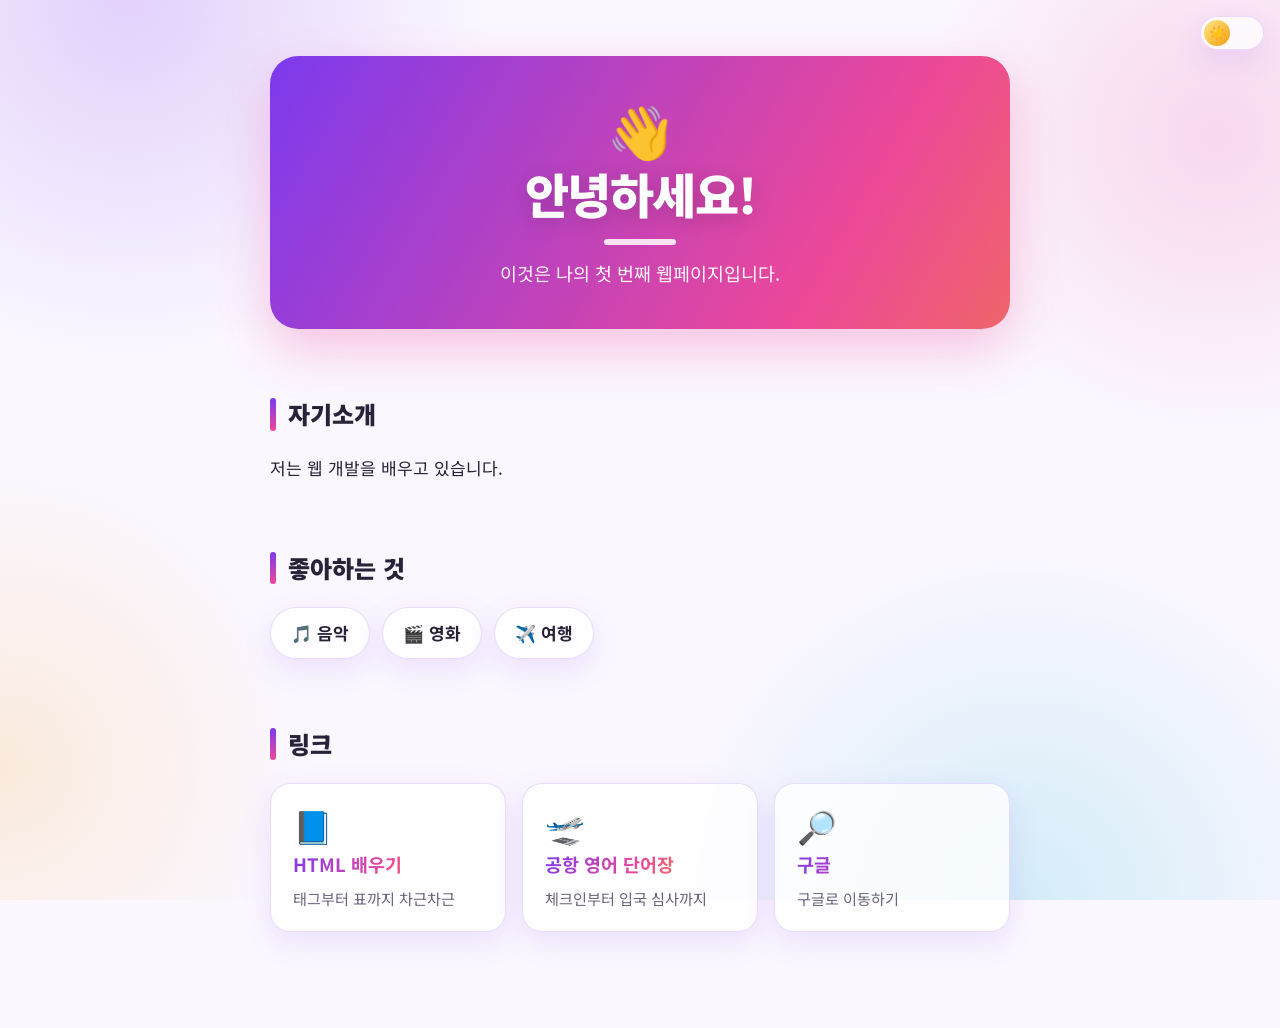
<file: index.html>
<!DOCTYPE html>
<html lang="ko">
<head>
    <meta charset="UTF-8">
    <meta name="viewport" content="width=device-width, initial-scale=1">
    <link rel="stylesheet" href="https://fonts.googleapis.com/css2?family=Noto+Sans+KR:wght@400;700;900&display=swap">
    <!-- 꾸미기(CSS)는 style.css 파일에 모아 두었습니다 -->
    <link rel="stylesheet" href="style.css">
    <!-- 다크/라이트 모드 스위치 동작은 theme.js 파일에 있습니다 -->
    <script src="theme.js"></script>
    <title>나의 첫 웹페이지</title>
</head>
<body>
    <!-- 오른쪽 위 다크/라이트 모드 스위치 -->
    <button type="button" class="theme-toggle" id="theme-toggle" aria-label="다크/라이트 모드 바꾸기"></button>

    <!-- class="이름" 은 CSS에서 이 부분만 따로 꾸밀 수 있게 붙이는 이름표입니다. -->
    <header class="hero">
        <p class="hero-emoji">👋</p>
        <h1>안녕하세요!</h1>
        <p>이것은 나의 첫 번째 웹페이지입니다.</p>
    </header>

    <h2>자기소개</h2>
    <p>저는 웹 개발을 배우고 있습니다.</p>

    <h2>좋아하는 것</h2>
    <ul class="chips">
        <li>🎵 음악</li>
        <li>🎬 영화</li>
        <li>✈️ 여행</li>
    </ul>

    <h2>링크</h2>
    <div class="cards">
        <a class="card" href="html-guide.html">
            <span class="card-emoji">📘</span>
            <b>HTML 배우기</b>
            <span>태그부터 표까지 차근차근</span>
        </a>
        <a class="card" href="airport-words.html">
            <span class="card-emoji">🛫</span>
            <b>공항 영어 단어장</b>
            <span>체크인부터 입국 심사까지</span>
        </a>
        <a class="card" href="https://www.google.com">
            <span class="card-emoji">🔎</span>
            <b>구글</b>
            <span>구글로 이동하기</span>
        </a>
    </div>
</body>
</html>
</file>
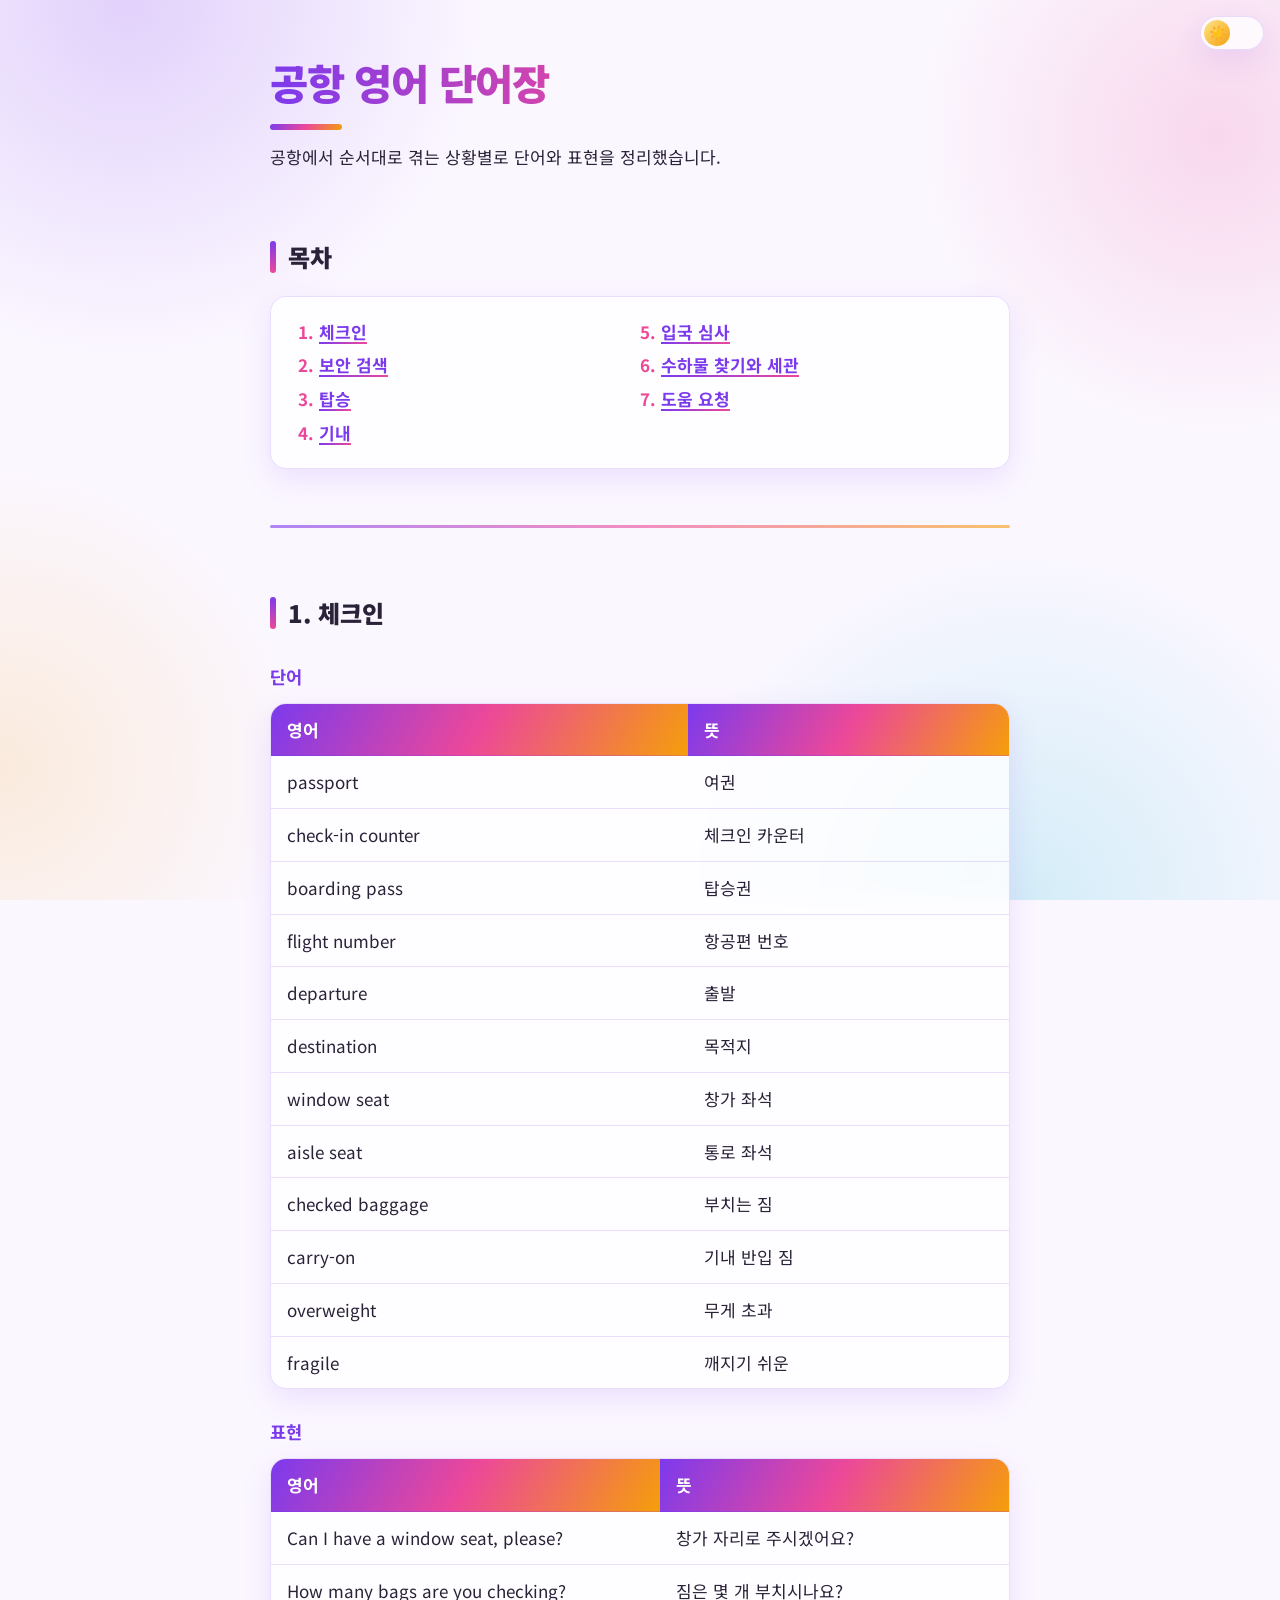
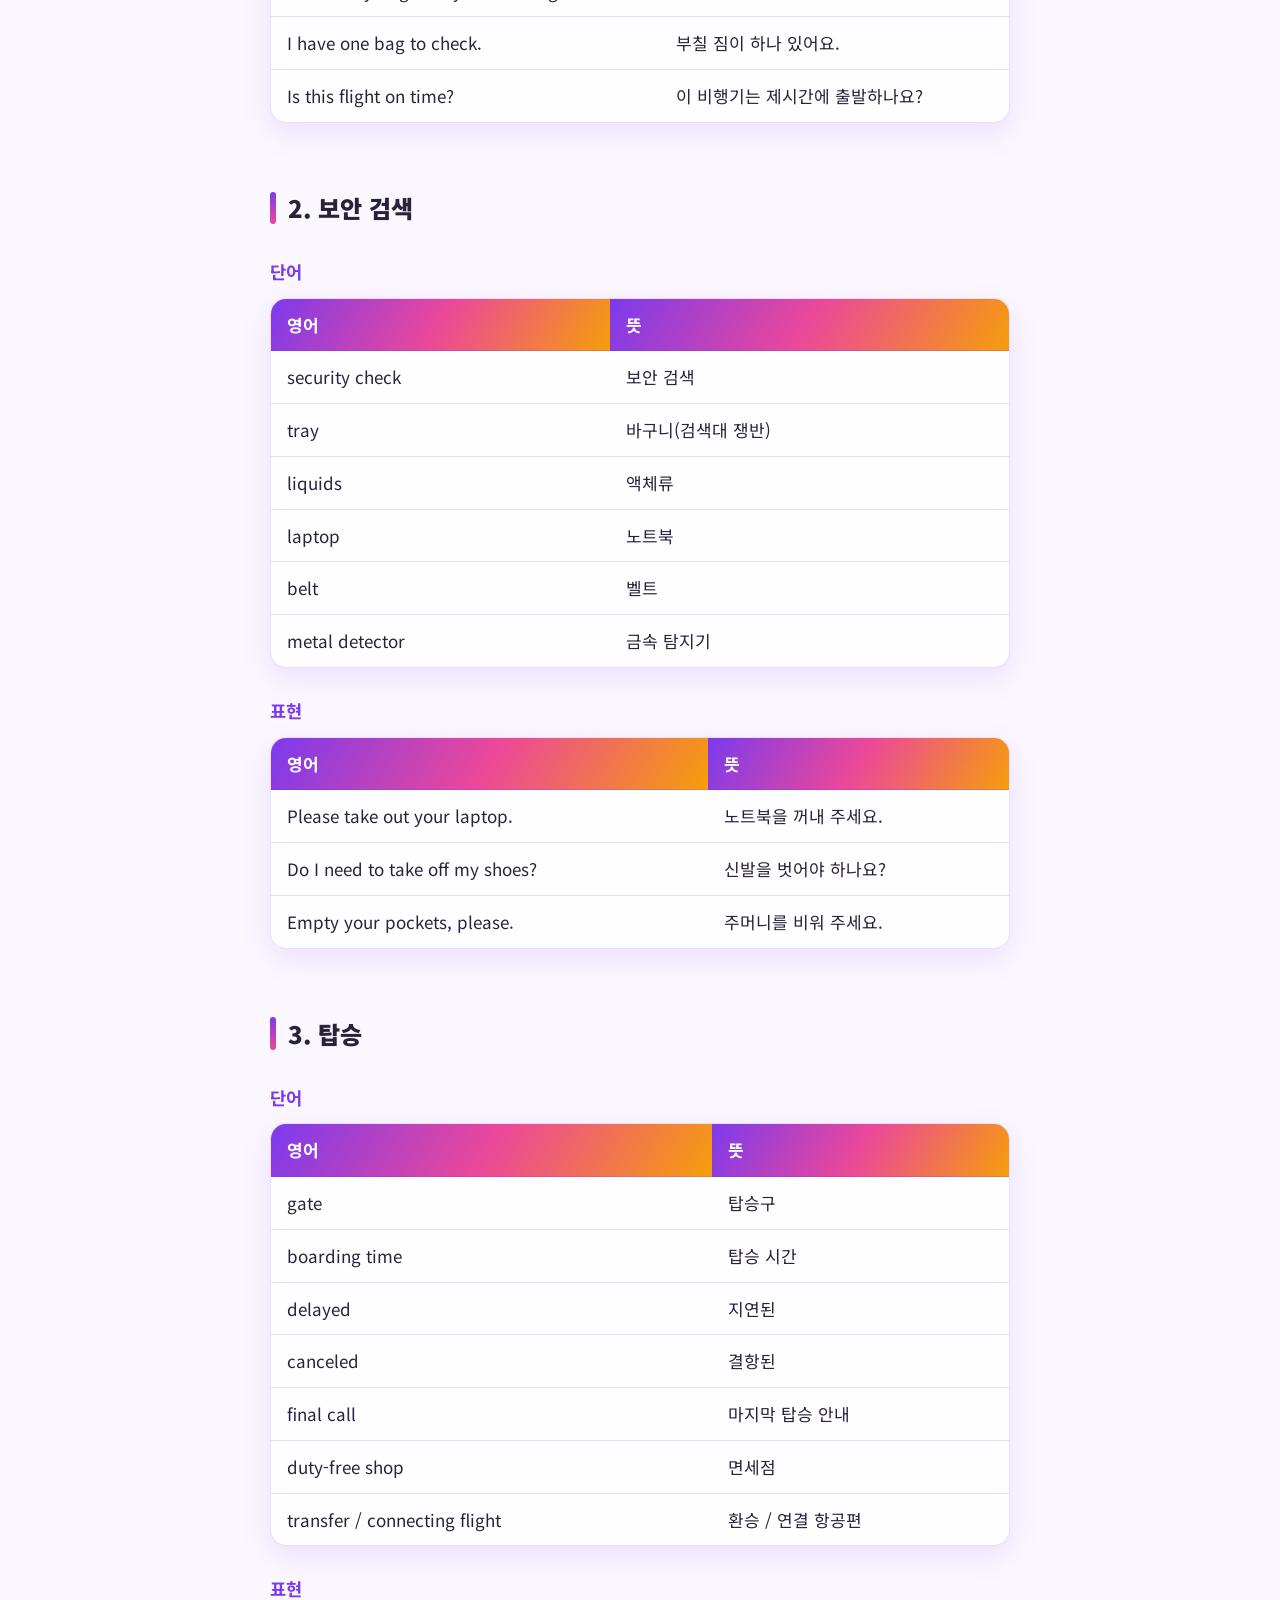
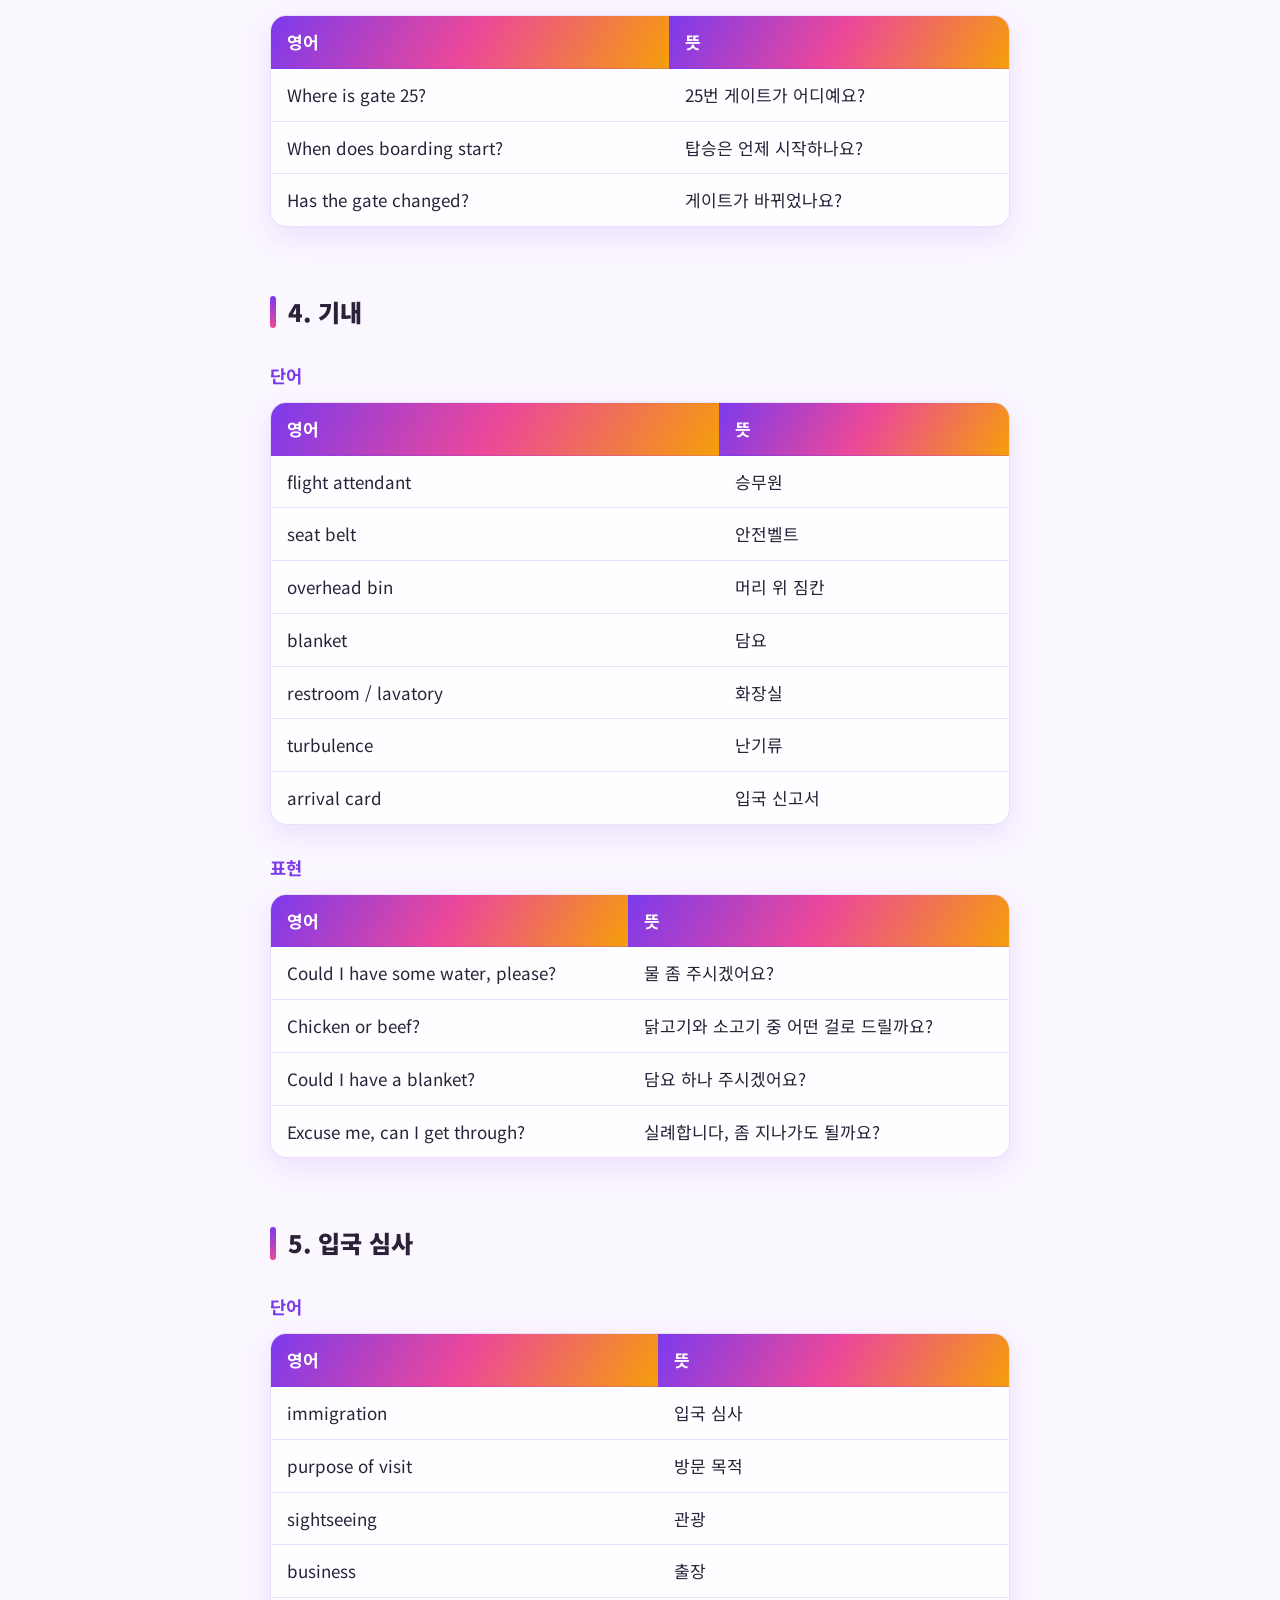
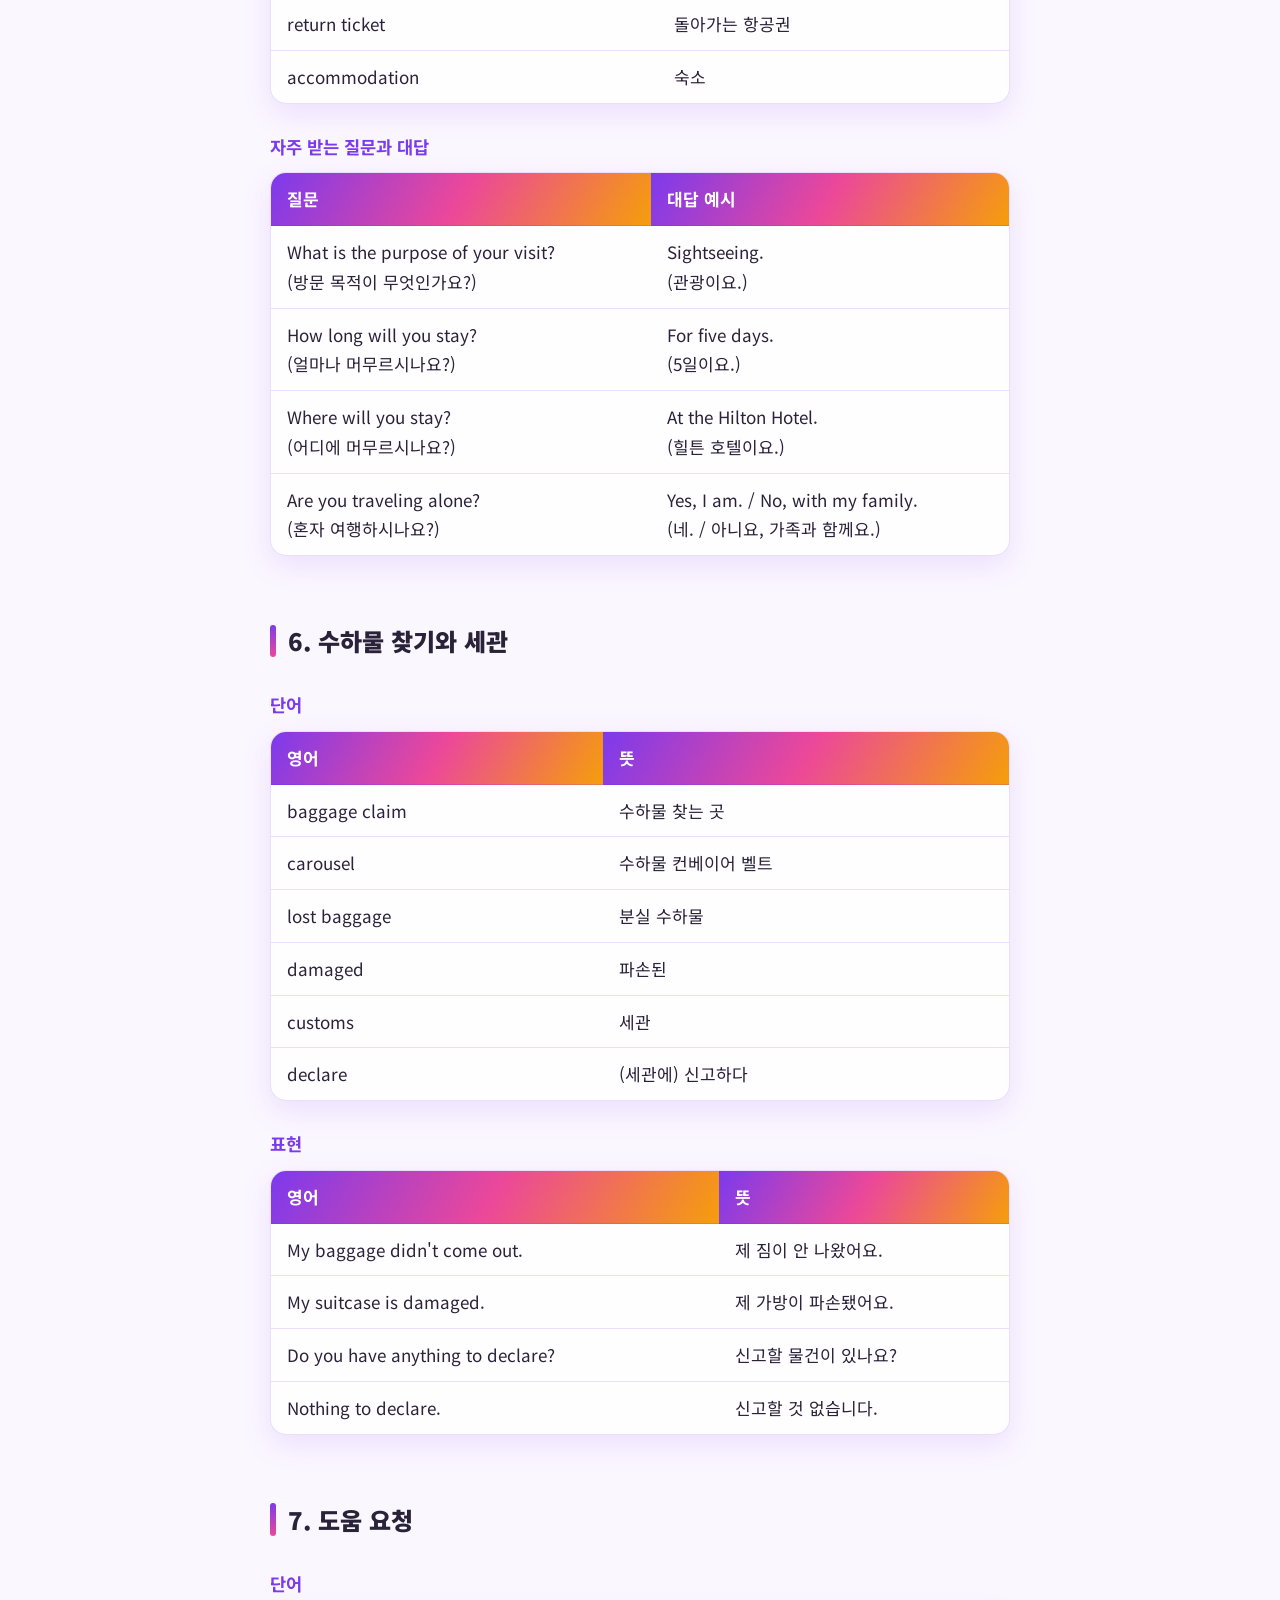
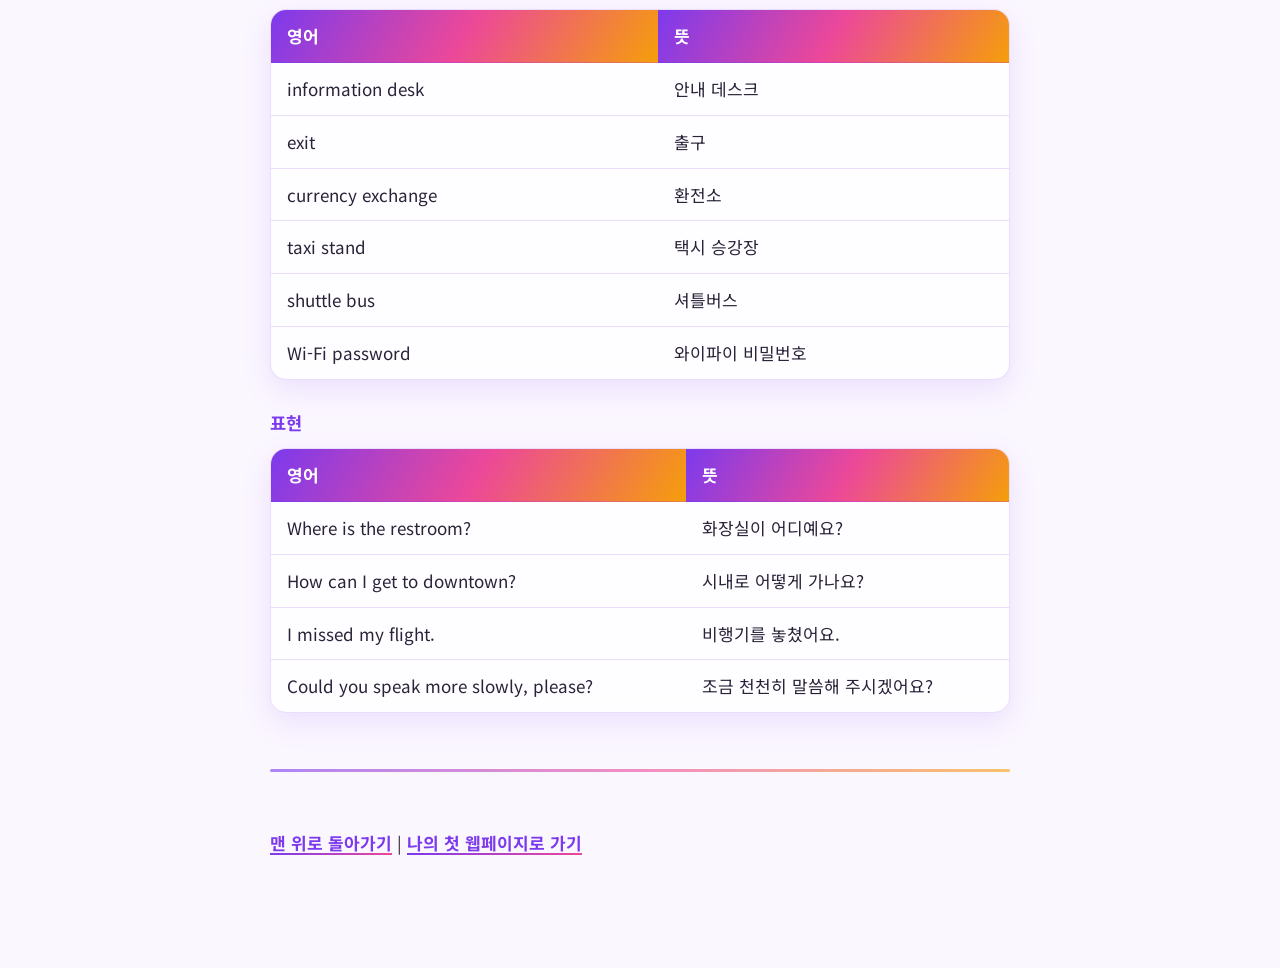
<file: airport-words.html>
<!DOCTYPE html>
<html lang="ko">
<head>
    <meta charset="UTF-8">
    <meta name="viewport" content="width=device-width, initial-scale=1">
    <link rel="stylesheet" href="https://fonts.googleapis.com/css2?family=Noto+Sans+KR:wght@400;700;900&display=swap">
    <!-- 꾸미기(CSS)는 style.css 파일에 모아 두었습니다 -->
    <link rel="stylesheet" href="style.css">
    <!-- 다크/라이트 모드 스위치 동작은 theme.js 파일에 있습니다 -->
    <script src="theme.js"></script>
    <title>공항 영어 단어장</title>
</head>
<body>
    <!-- 오른쪽 위 다크/라이트 모드 스위치 -->
    <button type="button" class="theme-toggle" id="theme-toggle" aria-label="다크/라이트 모드 바꾸기"></button>

    <h1>공항 영어 단어장</h1>
    <p>공항에서 순서대로 겪는 상황별로 단어와 표현을 정리했습니다.</p>

    <h2>목차</h2>
    <ol>
        <li><a href="#checkin">체크인</a></li>
        <li><a href="#security">보안 검색</a></li>
        <li><a href="#boarding">탑승</a></li>
        <li><a href="#flight">기내</a></li>
        <li><a href="#arrival">입국 심사</a></li>
        <li><a href="#baggage">수하물 찾기와 세관</a></li>
        <li><a href="#help">도움 요청</a></li>
    </ol>

    <hr>

    <!-- ========== 1. 체크인 ========== -->
    <h2 id="checkin">1. 체크인</h2>
    <h3>단어</h3>
    <table border="1" cellpadding="6">
        <tr><th>영어</th><th>뜻</th></tr>
        <tr><td>passport</td><td>여권</td></tr>
        <tr><td>check-in counter</td><td>체크인 카운터</td></tr>
        <tr><td>boarding pass</td><td>탑승권</td></tr>
        <tr><td>flight number</td><td>항공편 번호</td></tr>
        <tr><td>departure</td><td>출발</td></tr>
        <tr><td>destination</td><td>목적지</td></tr>
        <tr><td>window seat</td><td>창가 좌석</td></tr>
        <tr><td>aisle seat</td><td>통로 좌석</td></tr>
        <tr><td>checked baggage</td><td>부치는 짐</td></tr>
        <tr><td>carry-on</td><td>기내 반입 짐</td></tr>
        <tr><td>overweight</td><td>무게 초과</td></tr>
        <tr><td>fragile</td><td>깨지기 쉬운</td></tr>
    </table>
    <h3>표현</h3>
    <table border="1" cellpadding="6">
        <tr><th>영어</th><th>뜻</th></tr>
        <tr><td>Can I have a window seat, please?</td><td>창가 자리로 주시겠어요?</td></tr>
        <tr><td>How many bags are you checking?</td><td>짐은 몇 개 부치시나요?</td></tr>
        <tr><td>I have one bag to check.</td><td>부칠 짐이 하나 있어요.</td></tr>
        <tr><td>Is this flight on time?</td><td>이 비행기는 제시간에 출발하나요?</td></tr>
    </table>

    <!-- ========== 2. 보안 검색 ========== -->
    <h2 id="security">2. 보안 검색</h2>
    <h3>단어</h3>
    <table border="1" cellpadding="6">
        <tr><th>영어</th><th>뜻</th></tr>
        <tr><td>security check</td><td>보안 검색</td></tr>
        <tr><td>tray</td><td>바구니(검색대 쟁반)</td></tr>
        <tr><td>liquids</td><td>액체류</td></tr>
        <tr><td>laptop</td><td>노트북</td></tr>
        <tr><td>belt</td><td>벨트</td></tr>
        <tr><td>metal detector</td><td>금속 탐지기</td></tr>
    </table>
    <h3>표현</h3>
    <table border="1" cellpadding="6">
        <tr><th>영어</th><th>뜻</th></tr>
        <tr><td>Please take out your laptop.</td><td>노트북을 꺼내 주세요.</td></tr>
        <tr><td>Do I need to take off my shoes?</td><td>신발을 벗어야 하나요?</td></tr>
        <tr><td>Empty your pockets, please.</td><td>주머니를 비워 주세요.</td></tr>
    </table>

    <!-- ========== 3. 탑승 ========== -->
    <h2 id="boarding">3. 탑승</h2>
    <h3>단어</h3>
    <table border="1" cellpadding="6">
        <tr><th>영어</th><th>뜻</th></tr>
        <tr><td>gate</td><td>탑승구</td></tr>
        <tr><td>boarding time</td><td>탑승 시간</td></tr>
        <tr><td>delayed</td><td>지연된</td></tr>
        <tr><td>canceled</td><td>결항된</td></tr>
        <tr><td>final call</td><td>마지막 탑승 안내</td></tr>
        <tr><td>duty-free shop</td><td>면세점</td></tr>
        <tr><td>transfer / connecting flight</td><td>환승 / 연결 항공편</td></tr>
    </table>
    <h3>표현</h3>
    <table border="1" cellpadding="6">
        <tr><th>영어</th><th>뜻</th></tr>
        <tr><td>Where is gate 25?</td><td>25번 게이트가 어디예요?</td></tr>
        <tr><td>When does boarding start?</td><td>탑승은 언제 시작하나요?</td></tr>
        <tr><td>Has the gate changed?</td><td>게이트가 바뀌었나요?</td></tr>
    </table>

    <!-- ========== 4. 기내 ========== -->
    <h2 id="flight">4. 기내</h2>
    <h3>단어</h3>
    <table border="1" cellpadding="6">
        <tr><th>영어</th><th>뜻</th></tr>
        <tr><td>flight attendant</td><td>승무원</td></tr>
        <tr><td>seat belt</td><td>안전벨트</td></tr>
        <tr><td>overhead bin</td><td>머리 위 짐칸</td></tr>
        <tr><td>blanket</td><td>담요</td></tr>
        <tr><td>restroom / lavatory</td><td>화장실</td></tr>
        <tr><td>turbulence</td><td>난기류</td></tr>
        <tr><td>arrival card</td><td>입국 신고서</td></tr>
    </table>
    <h3>표현</h3>
    <table border="1" cellpadding="6">
        <tr><th>영어</th><th>뜻</th></tr>
        <tr><td>Could I have some water, please?</td><td>물 좀 주시겠어요?</td></tr>
        <tr><td>Chicken or beef?</td><td>닭고기와 소고기 중 어떤 걸로 드릴까요?</td></tr>
        <tr><td>Could I have a blanket?</td><td>담요 하나 주시겠어요?</td></tr>
        <tr><td>Excuse me, can I get through?</td><td>실례합니다, 좀 지나가도 될까요?</td></tr>
    </table>

    <!-- ========== 5. 입국 심사 ========== -->
    <h2 id="arrival">5. 입국 심사</h2>
    <h3>단어</h3>
    <table border="1" cellpadding="6">
        <tr><th>영어</th><th>뜻</th></tr>
        <tr><td>immigration</td><td>입국 심사</td></tr>
        <tr><td>purpose of visit</td><td>방문 목적</td></tr>
        <tr><td>sightseeing</td><td>관광</td></tr>
        <tr><td>business</td><td>출장</td></tr>
        <tr><td>return ticket</td><td>돌아가는 항공권</td></tr>
        <tr><td>accommodation</td><td>숙소</td></tr>
    </table>
    <h3>자주 받는 질문과 대답</h3>
    <table border="1" cellpadding="6">
        <tr><th>질문</th><th>대답 예시</th></tr>
        <tr>
            <td>What is the purpose of your visit?<br>(방문 목적이 무엇인가요?)</td>
            <td>Sightseeing.<br>(관광이요.)</td>
        </tr>
        <tr>
            <td>How long will you stay?<br>(얼마나 머무르시나요?)</td>
            <td>For five days.<br>(5일이요.)</td>
        </tr>
        <tr>
            <td>Where will you stay?<br>(어디에 머무르시나요?)</td>
            <td>At the Hilton Hotel.<br>(힐튼 호텔이요.)</td>
        </tr>
        <tr>
            <td>Are you traveling alone?<br>(혼자 여행하시나요?)</td>
            <td>Yes, I am. / No, with my family.<br>(네. / 아니요, 가족과 함께요.)</td>
        </tr>
    </table>

    <!-- ========== 6. 수하물 찾기와 세관 ========== -->
    <h2 id="baggage">6. 수하물 찾기와 세관</h2>
    <h3>단어</h3>
    <table border="1" cellpadding="6">
        <tr><th>영어</th><th>뜻</th></tr>
        <tr><td>baggage claim</td><td>수하물 찾는 곳</td></tr>
        <tr><td>carousel</td><td>수하물 컨베이어 벨트</td></tr>
        <tr><td>lost baggage</td><td>분실 수하물</td></tr>
        <tr><td>damaged</td><td>파손된</td></tr>
        <tr><td>customs</td><td>세관</td></tr>
        <tr><td>declare</td><td>(세관에) 신고하다</td></tr>
    </table>
    <h3>표현</h3>
    <table border="1" cellpadding="6">
        <tr><th>영어</th><th>뜻</th></tr>
        <tr><td>My baggage didn't come out.</td><td>제 짐이 안 나왔어요.</td></tr>
        <tr><td>My suitcase is damaged.</td><td>제 가방이 파손됐어요.</td></tr>
        <tr><td>Do you have anything to declare?</td><td>신고할 물건이 있나요?</td></tr>
        <tr><td>Nothing to declare.</td><td>신고할 것 없습니다.</td></tr>
    </table>

    <!-- ========== 7. 도움 요청 ========== -->
    <h2 id="help">7. 도움 요청</h2>
    <h3>단어</h3>
    <table border="1" cellpadding="6">
        <tr><th>영어</th><th>뜻</th></tr>
        <tr><td>information desk</td><td>안내 데스크</td></tr>
        <tr><td>exit</td><td>출구</td></tr>
        <tr><td>currency exchange</td><td>환전소</td></tr>
        <tr><td>taxi stand</td><td>택시 승강장</td></tr>
        <tr><td>shuttle bus</td><td>셔틀버스</td></tr>
        <tr><td>Wi-Fi password</td><td>와이파이 비밀번호</td></tr>
    </table>
    <h3>표현</h3>
    <table border="1" cellpadding="6">
        <tr><th>영어</th><th>뜻</th></tr>
        <tr><td>Where is the restroom?</td><td>화장실이 어디예요?</td></tr>
        <tr><td>How can I get to downtown?</td><td>시내로 어떻게 가나요?</td></tr>
        <tr><td>I missed my flight.</td><td>비행기를 놓쳤어요.</td></tr>
        <tr><td>Could you speak more slowly, please?</td><td>조금 천천히 말씀해 주시겠어요?</td></tr>
    </table>

    <hr>
    <p><a href="#">맨 위로 돌아가기</a> | <a href="index.html">나의 첫 웹페이지로 가기</a></p>

</body>
</html>
</file>
<file: style.css>
/* =========================================================
   style.css : 세 페이지가 함께 쓰는 꾸미기 파일
   HTML 파일의 <head> 안에 있는
   <link rel="stylesheet" href="style.css"> 한 줄로 연결됩니다.
   ========================================================= */

/* ---------- 색상 모음 (여기 값만 바꾸면 전체 색이 바뀝니다) ---------- */
:root {
    --c1: #7c3aed;          /* 보라 */
    --c2: #ec4899;          /* 분홍 */
    --c3: #f59e0b;          /* 주황 */
    --c4: #06b6d4;          /* 하늘 */
    --rainbow: linear-gradient(120deg, var(--c1), var(--c2), var(--c3));

    --bg: #fbf7ff;          /* 페이지 배경 */
    --paper: rgba(255, 255, 255, 0.78);  /* 반투명 카드 배경 */
    --text: #2a2238;        /* 기본 글자 */
    --muted: #6d6480;       /* 흐린 글자 */
    --line: rgba(124, 58, 237, 0.16);    /* 테두리 선 */
    --accent: #7c3aed;      /* 강조색 */
    --accent-soft: rgba(124, 58, 237, 0.08);
    --code-bg: #f3edff;     /* 코드 배경 */
    --mark: #fde68a;        /* 형광펜 */
    --shadow: 0 10px 30px rgba(124, 58, 237, 0.12);
}

/* 다크 모드 색
   - 스위치를 한 번도 안 눌렀으면 : 컴퓨터 설정(다크/라이트)을 따라갑니다.
   - 스위치를 눌렀으면 : <html data-theme="dark"> 또는 "light" 가 붙어서 그쪽을 따릅니다.
   그래서 같은 색 목록이 아래에 두 번 나옵니다. 색을 바꿀 땐 두 곳 모두 바꿔 주세요. */
@media (prefers-color-scheme: dark) {
    :root:not([data-theme="light"]) {
        --c1: #a78bfa;
        --c2: #f472b6;
        --c3: #fbbf24;
        --c4: #22d3ee;
        --bg: #120d1f;
        --paper: rgba(36, 28, 56, 0.72);
        --text: #f1ecfb;
        --muted: #b3a8c9;
        --line: rgba(167, 139, 250, 0.22);
        --accent: #c4b5fd;
        --accent-soft: rgba(167, 139, 250, 0.12);
        --code-bg: #1d1630;
        --mark: #7c5a12;
        --shadow: 0 10px 30px rgba(0, 0, 0, 0.35);
    }
}

:root[data-theme="dark"] {
    --c1: #a78bfa;
    --c2: #f472b6;
    --c3: #fbbf24;
    --c4: #22d3ee;
    --bg: #120d1f;
    --paper: rgba(36, 28, 56, 0.72);
    --text: #f1ecfb;
    --muted: #b3a8c9;
    --line: rgba(167, 139, 250, 0.22);
    --accent: #c4b5fd;
    --accent-soft: rgba(167, 139, 250, 0.12);
    --code-bg: #1d1630;
    --mark: #7c5a12;
    --shadow: 0 10px 30px rgba(0, 0, 0, 0.35);
}

/* ---------- 오른쪽 위 다크/라이트 스위치 ---------- */
.theme-toggle {
    position: fixed;            /* 스크롤해도 항상 그 자리에 */
    top: 16px;
    right: 16px;
    z-index: 100;
    width: 64px;
    height: 34px;
    padding: 0;
    border: 1px solid var(--line);
    border-radius: 999px;
    background: var(--paper);
    box-shadow: var(--shadow);
    -webkit-backdrop-filter: blur(10px);
    backdrop-filter: blur(10px);
    cursor: pointer;
}

.theme-toggle::before {         /* 스위치 안에서 움직이는 동그라미 */
    content: "☀️";
    position: absolute;
    top: 3px;
    left: 3px;
    display: grid;
    place-items: center;
    width: 26px;
    height: 26px;
    border-radius: 50%;
    background: linear-gradient(135deg, #fde68a, #f59e0b);
    font-size: 14px;
    line-height: 1;
    transition: transform 0.3s, background 0.3s;
}

/* 다크 모드일 때 : 동그라미가 오른쪽으로 가고 달로 바뀜 */
:root[data-theme="dark"] .theme-toggle::before {
    content: "🌙";
    transform: translateX(30px);
    background: linear-gradient(135deg, #a78bfa, #4c1d95);
}

@media (prefers-color-scheme: dark) {
    :root:not([data-theme="light"]) .theme-toggle::before {
        content: "🌙";
        transform: translateX(30px);
        background: linear-gradient(135deg, #a78bfa, #4c1d95);
    }
}

.theme-toggle:hover {
    border-color: var(--c2);
}

.theme-toggle:focus-visible {
    outline: 3px solid var(--c2);
    outline-offset: 2px;
}

/* ---------- 움직이는 효과 ---------- */
@keyframes float {              /* 둥둥 떠다니기 */
    0%, 100% { transform: translateY(0) rotate(0deg); }
    50%      { transform: translateY(-10px) rotate(8deg); }
}

@keyframes shine {              /* 무지개 색이 흐르기 */
    0%   { background-position: 0% 50%; }
    100% { background-position: 200% 50%; }
}

@keyframes rise {               /* 아래에서 스르륵 나타나기 */
    from { opacity: 0; transform: translateY(16px); }
    to   { opacity: 1; transform: translateY(0); }
}

/* 움직임을 줄이도록 설정한 사람에게는 애니메이션 끄기 */
@media (prefers-reduced-motion: reduce) {
    *, *::before, *::after {
        animation: none !important;
        transition: none !important;
    }
}

/* ---------- 페이지 전체 ---------- */
* {
    box-sizing: border-box;
}

html {
    scroll-behavior: smooth;    /* 목차를 누르면 부드럽게 이동 */
}

body {
    max-width: 780px;           /* 글이 너무 옆으로 길어지지 않게 */
    margin: 0 auto;             /* 가운데 정렬 */
    padding: 56px 20px 96px;
    color: var(--text);
    font-family: "Noto Sans KR", "Malgun Gothic", sans-serif;
    font-size: 17px;
    line-height: 1.75;
    word-break: keep-all;       /* 한글 단어가 중간에 끊기지 않게 */

    /* 배경에 색색의 빛 번짐 */
    background-color: var(--bg);
    background-image:
        radial-gradient(600px circle at 10% 0%,   rgba(124, 58, 237, 0.20), transparent 60%),
        radial-gradient(500px circle at 95% 15%,  rgba(236, 72, 153, 0.18), transparent 60%),
        radial-gradient(600px circle at 80% 100%, rgba(6, 182, 212, 0.16),  transparent 60%),
        radial-gradient(500px circle at 0% 85%,   rgba(245, 158, 11, 0.14), transparent 60%);
    background-attachment: fixed;
}

/* ---------- 제목 ---------- */
h1 {
    margin: 0 0 12px;
    font-size: 2.6rem;
    font-weight: 900;
    line-height: 1.25;
    letter-spacing: -0.03em;

    /* 글자 안을 무지개색으로 채우기 */
    background: linear-gradient(90deg, var(--c1), var(--c2), var(--c3), var(--c2), var(--c1));
    background-size: 200% auto;
    -webkit-background-clip: text;
    background-clip: text;
    color: transparent;
    animation: shine 6s linear infinite;
}

h1::after {                     /* 큰 제목 아래 무지개 밑줄 */
    content: "";
    display: block;
    width: 72px;
    height: 6px;
    margin-top: 16px;
    border-radius: 3px;
    background: var(--rainbow);
}

h2 {
    position: relative;
    margin: 64px 0 18px;
    padding-left: 18px;
    font-size: 1.5rem;
    font-weight: 900;
    color: var(--text);
    scroll-margin-top: 16px;
}

h2::before {                    /* 제목 왼쪽 색 막대 */
    content: "";
    position: absolute;
    left: 0;
    top: 0.2em;
    bottom: 0.2em;
    width: 6px;
    border-radius: 3px;
    background: linear-gradient(180deg, var(--c1), var(--c2));
}

h3 {
    margin: 28px 0 10px;
    font-size: 1.1rem;
    color: var(--accent);
}

p {
    margin: 0 0 14px;
}

/* ---------- 링크 ---------- */
a {
    color: var(--accent);
    font-weight: 700;
    text-decoration: none;
    background-image: linear-gradient(90deg, var(--c1), var(--c2));
    background-size: 100% 2px;
    background-position: 0 100%;
    background-repeat: no-repeat;
    transition: background-size 0.25s, color 0.25s;
}

a:hover {
    color: #fff;
    background-size: 100% 100%;  /* 밑줄이 차올라 배경이 됨 */
    border-radius: 4px;
}

/* ---------- 목록 ---------- */
ul, ol {
    padding-left: 1.4em;
}

li {
    margin-bottom: 4px;
}

li::marker {
    color: var(--c2);
    font-weight: 700;
}

/* ---------- 공통 카드 느낌 (반투명 유리) ---------- */
h2 + ol,
table,
pre,
blockquote,
details {
    background: var(--paper);
    border: 1px solid var(--line);
    border-radius: 16px;
    box-shadow: var(--shadow);
    -webkit-backdrop-filter: blur(10px);
    backdrop-filter: blur(10px);
}

/* 목차 : 제목 "목차" 바로 다음에 오는 번호 목록 */
h2 + ol {
    margin: 0;
    padding: 20px 24px 20px 48px;
    columns: 2;                 /* 두 줄로 나눠 보이기 */
    animation: rise 0.6s ease-out both;
}


/* ---------- 가로줄 ---------- */
hr {
    height: 3px;
    margin: 56px 0;
    border: none;
    border-radius: 2px;
    background: var(--rainbow);
    opacity: 0.6;
}

/* ---------- 표 ---------- */
table {
    width: 100%;
    margin: 8px 0 24px;
    border-collapse: separate;
    border-spacing: 0;
    overflow: hidden;
}

th, td {
    padding: 11px 16px;
    border: none !important;
    border-bottom: 1px solid var(--line) !important;
    text-align: left;
    vertical-align: top;
}

th {
    background: var(--rainbow);
    color: #fff;
    font-weight: 700;
}

tr:last-child td {
    border-bottom: none !important;
}

td {
    transition: background 0.2s;
}

tr:hover td {
    background: var(--accent-soft);
}

/* ---------- 코드 ---------- */
code {
    padding: 2px 7px;
    border-radius: 6px;
    background: var(--code-bg);
    color: var(--c2);
    font-family: Consolas, "D2Coding", monospace;
    font-size: 0.9em;
}

pre {
    position: relative;
    margin: 8px 0 20px;
    padding: 30px 20px 18px;
    font-family: Consolas, "D2Coding", monospace;
    font-size: 0.9rem;
    line-height: 1.6;
    overflow-x: auto;           /* 코드가 길면 상자 안에서만 옆으로 스크롤 */
}

pre::before {                   /* 코드 상자 위의 신호등 점 3개 */
    content: "";
    position: absolute;
    top: 11px;
    left: 16px;
    width: 10px;
    height: 10px;
    border-radius: 50%;
    background: #ff5f57;
    box-shadow: 16px 0 0 #febc2e, 32px 0 0 #28c840;
}

/* ---------- "결과" 상자 (blockquote) ---------- */
blockquote {
    position: relative;
    margin: 8px 0 24px;
    padding: 18px 22px;
    border-left: 6px solid var(--c2);
}

blockquote h1 {
    font-size: 2rem;
    animation: none;
}

blockquote h1::after,
blockquote h2::before {
    display: none;              /* 결과 상자 속 제목에는 장식 빼기 */
}

blockquote h1, blockquote h2, blockquote h3 {
    margin: 8px 0;
    padding-left: 0;
}

blockquote table {
    width: auto;
    box-shadow: none;
}

/* ---------- 정답 보기 (details) ---------- */
details {
    margin: 0 0 28px;
    padding: 14px 18px;
}

summary {
    cursor: pointer;
    color: var(--accent);
    font-weight: 700;
}

summary:hover {
    color: var(--c2);
}

details[open] summary {
    margin-bottom: 10px;
}

details pre {
    box-shadow: none;
}

/* ---------- 이미지 ---------- */
img {
    max-width: 100%;
    height: auto;
    border-radius: 12px;
}

/* ---------- 형광펜 ---------- */
mark {
    background: var(--mark);
    color: inherit;
    padding: 0 3px;
    border-radius: 3px;
}

/* =========================================================
   첫 페이지(index.html) 전용
   ========================================================= */

/* 맨 위 큰 인사 상자 */
.hero {
    position: relative;
    padding: 48px 32px 40px;
    border-radius: 28px;
    text-align: center;
    color: #fff;
    background: linear-gradient(120deg, var(--c1), var(--c2), var(--c3), var(--c4), var(--c1));
    background-size: 300% 300%;
    box-shadow: 0 20px 50px rgba(236, 72, 153, 0.30);
    animation: shine 12s linear infinite, rise 0.7s ease-out both;
}

.hero h1 {
    color: #fff;
    background: none;
    animation: none;
    font-size: 3rem;
    text-shadow: 0 4px 20px rgba(0, 0, 0, 0.18);
}

.hero h1::after {
    margin: 16px auto 0;
    background: rgba(255, 255, 255, 0.85);
}

.hero p {
    margin: 0;
    font-size: 1.15rem;
    opacity: 0.95;
}

.hero .hero-emoji {
    display: inline-block;
    margin-bottom: 8px;
    font-size: 3.2rem;
    line-height: 1;
    animation: float 3s ease-in-out infinite;
}

/* 좋아하는 것 : 동그란 알약 모양 */
.chips {
    display: flex;
    flex-wrap: wrap;
    gap: 12px;
    padding: 0;
    list-style: none;
}

.chips li {
    margin: 0;
    padding: 10px 20px;
    border-radius: 999px;
    background: var(--paper);
    border: 1px solid var(--line);
    box-shadow: var(--shadow);
    font-weight: 700;
    transition: transform 0.2s;
}

.chips li:hover {
    transform: translateY(-4px) scale(1.05);
}

/* 링크 카드 */
.cards {
    display: grid;
    grid-template-columns: repeat(auto-fit, minmax(200px, 1fr));
    gap: 16px;
}

.card {
    display: flex;
    flex-direction: column;
    gap: 4px;
    padding: 22px 22px 20px;
    border-radius: 20px;
    background: var(--paper);
    border: 1px solid var(--line);
    box-shadow: var(--shadow);
    color: var(--text);
    font-weight: 400;
    transition: transform 0.25s, box-shadow 0.25s, border-color 0.25s;
    animation: rise 0.6s ease-out both;
}

.card:nth-child(2) { animation-delay: 0.1s; }
.card:nth-child(3) { animation-delay: 0.2s; }

.card:hover {
    color: var(--text);
    background: var(--paper);
    border-color: var(--c2);
    transform: translateY(-6px) rotate(-1deg);
    box-shadow: 0 18px 40px rgba(236, 72, 153, 0.28);
}

.card b {
    font-size: 1.15rem;
    background: var(--rainbow);
    -webkit-background-clip: text;
    background-clip: text;
    color: transparent;
}

.card span {
    color: var(--muted);
    font-size: 0.95rem;
}

.card .card-emoji {
    font-size: 2rem;
    line-height: 1.2;
}

/* =========================================================
   반응형 디자인 : 화면 크기에 따라 모양 바꾸기
   @media (max-width: 숫자px) { ... } 는
   "화면 너비가 이 숫자 이하일 때만 안쪽 규칙을 적용해" 라는 뜻입니다.
   ========================================================= */

/* 표 칸 안의 긴 글자(코드, 긴 영어 문장)가 화면 밖으로 나가지 않게 */
th, td {
    overflow-wrap: anywhere;
}

/* ---------- 태블릿 (화면 너비 768px 이하) ---------- */
@media (max-width: 768px) {
    body {
        padding: 72px 20px 72px;   /* 위쪽은 스위치와 겹치지 않게 넉넉히 */
        font-size: 16px;
    }

    h1 {
        font-size: 2.2rem;
    }

    h2 {
        margin-top: 52px;
        font-size: 1.35rem;
    }

    .hero h1 {
        font-size: 2.5rem;
    }
}

/* ---------- 휴대폰 (화면 너비 560px 이하) ---------- */
@media (max-width: 560px) {
    body {
        padding: 68px 16px 64px;
        font-size: 15.5px;
        line-height: 1.7;
    }

    h1 {
        font-size: 1.85rem;
    }

    h2 {
        margin-top: 44px;
        padding-left: 14px;
        font-size: 1.2rem;
    }

    h2::before {
        width: 5px;
    }

    /* 목차 : 두 줄 → 한 줄 */
    h2 + ol {
        columns: 1;
        padding: 16px 18px 16px 40px;
    }

    /* 표 : 칸 여백과 글자를 조금 줄이기 */
    th, td {
        padding: 9px 10px;
        font-size: 0.92rem;
    }

    pre {
        padding: 28px 14px 14px;
        font-size: 0.82rem;
    }

    blockquote {
        padding: 14px 16px;
    }

    hr {
        margin: 40px 0;
    }

    /* 스위치 : 조금 작게 */
    .theme-toggle {
        top: 12px;
        right: 12px;
    }

    /* 첫 페이지 인사 상자 */
    .hero {
        padding: 36px 20px 30px;
        border-radius: 22px;
    }

    .hero h1 {
        font-size: 2.1rem;
    }

    .hero p {
        font-size: 1rem;
    }

    .hero .hero-emoji {
        font-size: 2.6rem;
    }

    /* 링크 카드 : 한 줄에 하나씩, 아이콘은 왼쪽에 */
    .cards {
        grid-template-columns: 1fr;
        gap: 12px;
    }

    .card {
        display: grid;
        grid-template-columns: auto 1fr;
        column-gap: 14px;
        align-items: center;
        padding: 16px 18px;
    }

    .card .card-emoji {
        grid-row: span 2;
    }

    .chips li {
        padding: 8px 16px;
    }
}

/* ---------- 아주 작은 휴대폰 (화면 너비 360px 이하) ---------- */
@media (max-width: 360px) {
    h1 {
        font-size: 1.6rem;
    }

    .hero h1 {
        font-size: 1.8rem;
    }
}
</file>
